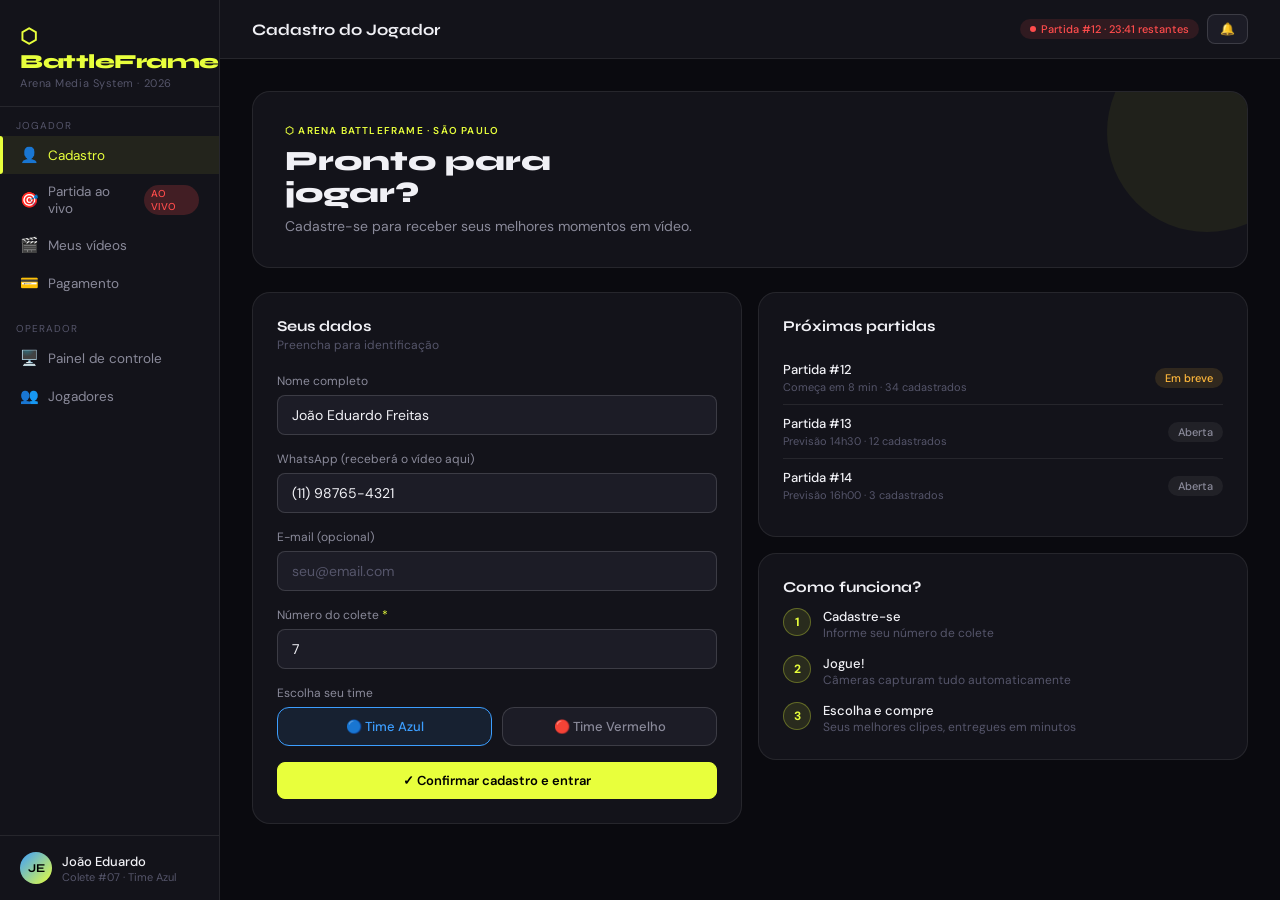
<file: index.html>
<!DOCTYPE html>
<html lang="pt-BR">
<head>
  <meta charset="UTF-8">
  <meta name="viewport" content="width=device-width, initial-scale=1.0">
  <title>BattleFrame — Sistema de Vídeos</title>
  <link href="https://fonts.googleapis.com/css2?family=Syne:wght@400;500;600;700;800&family=DM+Sans:wght@300;400;500&display=swap" rel="stylesheet">
  <link rel="stylesheet" href="assets/css/styles.css">
</head>
<body>

<div class="app-shell">

  <!-- ─── LAYOUT COMPONENTS (Sidebar, Topbar, Modals, Toast) ─── -->
  <div id="layout-container"></div>

  <!-- ─── MAIN ─── -->
  <div class="main">

    <!-- ─── TOPBAR ─── -->
    <div class="topbar">
      <div style="display:flex;align-items:center;gap:12px">
        <button class="btn btn-sm" onclick="document.getElementById('sidebar').classList.toggle('open')" style="display:none" id="menu-btn">☰</button>
        <div class="topbar-title" id="page-title">Cadastro do Jogador</div>
      </div>
      <div class="topbar-actions">
        <span class="badge badge-red" style="gap:5px">
          <span style="width:6px;height:6px;border-radius:50%;background:var(--red-team);animation:pulse 1.5s infinite;display:inline-block"></span>
          Partida #12 · 23:41 restantes
        </span>
        <button class="btn btn-sm" onclick="showToast('🔔', 'Notificações ativadas no WhatsApp!')">🔔</button>
      </div>
    </div>

    <!-- ─── CONTENT ─── -->
    <div class="content" id="content-container">
      
<!-- ══════════════════════════════════
     TELA 1: CADASTRO DO JOGADOR
══════════════════════════════════ -->
<div class="screen active" id="s-cadastro">
  <div class="hero-banner">
    <div class="hero-tag">⬡ Arena BattleFrame · São Paulo</div>
    <div class="hero-title">Pronto para<br>jogar?</div>
    <div class="hero-sub">Cadastre-se para receber seus melhores momentos em vídeo.</div>
  </div>

  <div class="grid2">
    <div>
      <div class="card">
        <div class="card-header">
          <div>
            <div class="card-title">Seus dados</div>
            <div class="card-sub">Preencha para identificação</div>
          </div>
        </div>

        <div class="input-group">
          <label class="input-label">Nome completo</label>
          <input class="input-field" id="reg-nome" type="text" placeholder="Ex: João Eduardo Freitas" value="João Eduardo Freitas">
        </div>

        <div class="input-group">
          <label class="input-label">WhatsApp (receberá o vídeo aqui)</label>
          <input class="input-field" id="reg-phone" type="text" placeholder="(11) 99999-9999" value="(11) 98765-4321">
        </div>

        <div class="input-group">
          <label class="input-label">E-mail (opcional)</label>
          <input class="input-field" type="email" placeholder="seu@email.com">
        </div>

        <div class="input-group">
          <label class="input-label">Número do colete <span style="color:var(--accent)">*</span></label>
          <input class="input-field" id="reg-colete" type="number" min="1" max="40" placeholder="Ex: 07" value="7">
        </div>

        <div class="input-group">
          <label class="input-label">Escolha seu time</label>
          <div class="team-select">
            <button class="team-btn selected-blue" id="btn-blue" onclick="selectTeam('blue')">🔵 Time Azul</button>
            <button class="team-btn" id="btn-red" onclick="selectTeam('red')">🔴 Time Vermelho</button>
          </div>
        </div>

        <button class="btn btn-accent btn-full" onclick="confirmarCadastro()">
          ✓ Confirmar cadastro e entrar
        </button>
      </div>
    </div>

    <div>
      <div class="card">
        <div class="card-title" style="margin-bottom:1rem">Próximas partidas</div>
        <div class="player-row">
          <div style="flex:1">
            <div style="font-size:13px;font-weight:500">Partida #12</div>
            <div style="font-size:11px;color:var(--text3);margin-top:2px">Começa em 8 min · 34 cadastrados</div>
          </div>
          <span class="badge badge-amber">Em breve</span>
        </div>
        <div class="player-row">
          <div style="flex:1">
            <div style="font-size:13px;font-weight:500">Partida #13</div>
            <div style="font-size:11px;color:var(--text3);margin-top:2px">Previsão 14h30 · 12 cadastrados</div>
          </div>
          <span class="badge badge-gray">Aberta</span>
        </div>
        <div class="player-row" style="border:none">
          <div style="flex:1">
            <div style="font-size:13px;font-weight:500">Partida #14</div>
            <div style="font-size:11px;color:var(--text3);margin-top:2px">Previsão 16h00 · 3 cadastrados</div>
          </div>
          <span class="badge badge-gray">Aberta</span>
        </div>
      </div>

      <div class="card" style="margin-top:1rem">
        <div class="card-title" style="margin-bottom:.75rem">Como funciona?</div>
        <div style="display:flex;flex-direction:column;gap:.875rem">
          <div style="display:flex;gap:12px;align-items:flex-start">
            <div style="width:28px;height:28px;border-radius:50%;background:rgba(232,255,60,0.1);border:1px solid rgba(232,255,60,0.3);display:flex;align-items:center;justify-content:center;font-size:12px;font-weight:700;color:var(--accent);flex-shrink:0">1</div>
            <div><div style="font-size:13px;font-weight:500">Cadastre-se</div><div style="font-size:12px;color:var(--text3)">Informe seu número de colete</div></div>
          </div>
          <div style="display:flex;gap:12px;align-items:flex-start">
            <div style="width:28px;height:28px;border-radius:50%;background:rgba(232,255,60,0.1);border:1px solid rgba(232,255,60,0.3);display:flex;align-items:center;justify-content:center;font-size:12px;font-weight:700;color:var(--accent);flex-shrink:0">2</div>
            <div><div style="font-size:13px;font-weight:500">Jogue!</div><div style="font-size:12px;color:var(--text3)">Câmeras capturam tudo automaticamente</div></div>
          </div>
          <div style="display:flex;gap:12px;align-items:flex-start">
            <div style="width:28px;height:28px;border-radius:50%;background:rgba(232,255,60,0.1);border:1px solid rgba(232,255,60,0.3);display:flex;align-items:center;justify-content:center;font-size:12px;font-weight:700;color:var(--accent);flex-shrink:0">3</div>
            <div><div style="font-size:13px;font-weight:500">Escolha e compre</div><div style="font-size:12px;color:var(--text3)">Seus melhores clipes, entregues em minutos</div></div>
          </div>
        </div>
      </div>
    </div>
  </div>
</div>

<!-- ══════════════════════════════════
     TELA 2: PARTIDA AO VIVO
══════════════════════════════════ -->
<div class="screen" id="s-partida">
  <div class="card" style="margin-bottom:1rem">
    <div style="display:flex;align-items:center;justify-content:space-between;flex-wrap:wrap;gap:1rem">
      <div>
        <div class="hero-tag">Partida #12 · Arena BattleFrame</div>
        <div class="hero-title" style="font-size:22px">Olá, <span id="display-nome">João</span> 👋</div>
        <div style="font-size:13px;color:var(--text2);margin-top:4px">Colete <span style="color:var(--accent);font-weight:600">#<span id="display-colete">07</span></span> · <span id="display-time" style="color:var(--blue-team);font-weight:500">Time Azul</span></div>
      </div>
      <span class="badge badge-red" style="gap:6px;font-size:12px">
        <span style="width:7px;height:7px;border-radius:50%;background:var(--red-team);animation:pulse 1.5s infinite;display:inline-block"></span>
        GRAVANDO
      </span>
    </div>
  </div>

  <div class="grid4" style="margin-bottom:1rem">
    <div class="metric-card">
      <div class="metric-val" style="font-size:22px" id="timer-display">23:41</div>
      <div class="metric-lbl">Tempo restante</div>
    </div>
    <div class="metric-card">
      <div class="metric-val" style="color:var(--accent)">12</div>
      <div class="metric-lbl">Aparições</div>
    </div>
    <div class="metric-card">
      <div class="metric-val">4/5</div>
      <div class="metric-lbl">Câmeras ativas</div>
    </div>
    <div class="metric-card">
      <div class="metric-val" style="color:var(--green)">72%</div>
      <div class="metric-lbl">Processado</div>
    </div>
  </div>

  <div class="card" style="margin-bottom:1rem">
    <div class="card-title" style="margin-bottom:1.25rem">⚔️ Placar ao vivo</div>
    <div class="score-board">
      <div class="score-team">
        <div class="score-team-name" style="color:var(--blue-team)">Time Azul</div>
        <div class="score-num" style="color:var(--blue-team)">14</div>
        <div class="score-sub">eliminações</div>
      </div>
      <div class="score-vs">×</div>
      <div class="score-team">
        <div class="score-team-name" style="color:var(--red-team)">Time Vermelho</div>
        <div class="score-num" style="color:var(--red-team)">9</div>
        <div class="score-sub">eliminações</div>
      </div>
    </div>
  </div>

  <div class="card">
    <div class="card-title" style="margin-bottom:1.25rem">Pipeline de processamento</div>
    <div style="display:flex;flex-direction:column;gap:1rem">
      <div>
        <div style="display:flex;justify-content:space-between;font-size:13px;margin-bottom:5px">
          <span>📥 Captura e upload (4K → H.265)</span>
          <span class="badge badge-green" style="font-size:10px">✓ Concluído</span>
        </div>
        <div class="progress-bar"><div class="progress-fill done" style="width:100%"></div></div>
      </div>
      <div>
        <div style="display:flex;justify-content:space-between;font-size:13px;margin-bottom:5px">
          <span>🤖 Identificação por IA (colete #07)</span>
          <span class="badge badge-blue" style="font-size:10px">72%</span>
        </div>
        <div class="progress-bar"><div class="progress-fill" style="width:72%"></div></div>
      </div>
      <div>
        <div style="display:flex;justify-content:space-between;font-size:13px;margin-bottom:5px">
          <span>🎬 Detecção de highlights</span>
          <span class="badge badge-gray" style="font-size:10px">Aguardando</span>
        </div>
        <div class="progress-bar"><div class="progress-fill pending" style="width:0%"></div></div>
      </div>
      <div>
        <div style="display:flex;justify-content:space-between;font-size:13px;margin-bottom:5px">
          <span>📲 Edição automática e entrega</span>
          <span class="badge badge-gray" style="font-size:10px">Aguardando</span>
        </div>
        <div class="progress-bar"><div class="progress-fill pending" style="width:0%"></div></div>
      </div>
    </div>

    <div class="alert-bar" style="margin-top:1.25rem;margin-bottom:0;background:rgba(232,255,60,0.05);border-color:rgba(232,255,60,0.2);color:var(--accent)">
      <span>✨</span>
      <span>Você receberá uma notificação no WhatsApp quando seus vídeos ficarem prontos — em até 5 minutos após o fim da partida.</span>
    </div>
  </div>
</div>

<!-- ══════════════════════════════════
     TELA 3: MEUS VÍDEOS
══════════════════════════════════ -->
<div class="screen" id="s-videos">
  <div class="card" style="margin-bottom:1rem">
    <div style="display:flex;align-items:center;justify-content:space-between;flex-wrap:wrap;gap:.75rem">
      <div>
        <div class="card-title">🎬 Seus clipes · Partida #12</div>
        <div class="card-sub">Selecione os vídeos que deseja comprar</div>
      </div>
      <div style="display:flex;align-items:center;gap:10px">
        <span id="cart-badge" class="badge badge-accent" style="display:none">0 selecionados</span>
        <button class="btn btn-accent btn-sm" onclick="goTo('s-pagamento', document.querySelectorAll('.nav-item')[3])">
          Ver carrinho →
        </button>
      </div>
    </div>
  </div>

  <div class="card">
    <div class="tab-row" id="videos-tabs">
      <button class="tab active-tab" onclick="setVideoTab(0, this)">Meus clipes (6)</button>
      <button class="tab" onclick="setVideoTab(1, this)">Time Azul (3)</button>
      <button class="tab" onclick="setVideoTab(2, this)">Partida completa (1)</button>
    </div>

    <div id="vtab-0">
      <div class="video-grid" id="video-grid">
        <!-- gerado via JS -->
      </div>
    </div>
    <div id="vtab-1" style="display:none">
      <div class="video-grid">
        <div class="video-card" onclick="toggleVideo(this, 'time-1', 9.9)">
          <div class="video-thumb">
            <div class="video-play">▶</div>
            <div class="video-tag">1:02 · Multi-câm</div>
            <div class="video-sel-check">✓</div>
          </div>
          <div class="video-info">
            <div class="video-title">Highlight do Time Azul</div>
            <div class="video-price">R$ 9,90</div>
          </div>
        </div>
        <div class="video-card" onclick="toggleVideo(this, 'time-2', 4.9)">
          <div class="video-thumb">
            <div class="video-play">▶</div>
            <div class="video-tag">0:38 · Câmera 1</div>
            <div class="video-sel-check">✓</div>
          </div>
          <div class="video-info">
            <div class="video-title">Tomada de bandeira</div>
            <div class="video-price">R$ 4,90</div>
          </div>
        </div>
        <div class="video-card" onclick="toggleVideo(this, 'time-3', 4.9)">
          <div class="video-thumb">
            <div class="video-play">▶</div>
            <div class="video-tag">0:22 · Câmera 2</div>
            <div class="video-sel-check">✓</div>
          </div>
          <div class="video-info">
            <div class="video-title">Grito de vitória</div>
            <div class="video-price">R$ 4,90</div>
          </div>
        </div>
      </div>
    </div>

    <div id="vtab-2" style="display:none">
      <div class="video-grid">
        <div class="video-card" style="grid-column:1/-1" onclick="toggleVideo(this, 'full-1', 29.9)">
          <div class="video-thumb" style="height:160px">
            <div class="video-play">▶</div>
            <div class="video-tag">38:14 · Partida completa · 4K</div>
            <div class="video-sel-check">✓</div>
          </div>
          <div class="video-info" style="display:flex;justify-content:space-between;align-items:center">
            <div>
              <div class="video-title">Partida completa #12 — Todas as câmeras</div>
              <div style="font-size:11px;color:var(--text3);margin-top:2px">MP4 4K · Acesso vitalício</div>
            </div>
            <div class="video-price">R$ 29,90</div>
          </div>
        </div>
      </div>
    </div>
  </div>
</div>

<!-- ══════════════════════════════════
     TELA 4: PAGAMENTO
══════════════════════════════════ -->
<div class="screen" id="s-pagamento">
  <div class="grid2">
    <div>
      <div class="card">
        <div class="card-title" style="margin-bottom:1.25rem">🧾 Resumo do pedido</div>
        <div id="cart-list">
          <div style="font-size:13px;color:var(--text3);text-align:center;padding:1rem 0">Nenhum vídeo selecionado ainda.</div>
        </div>
        <hr class="divider">
        <div class="checkout-row total">
          <span>Total</span>
          <span id="cart-total" style="color:var(--accent)">R$ 0,00</span>
        </div>
        <div class="alert-success" style="margin-top:1rem">
          <span>⚡</span>
          <span>Entrega em até 5 min no WhatsApp após pagamento.</span>
        </div>
      </div>

      <div class="card" style="margin-top:1rem">
        <div class="card-title" style="margin-bottom:1rem">💳 Forma de pagamento</div>
        <div class="pay-option selected" id="pay-pix" onclick="selectPay('pix')">
          <input type="radio" name="pay" checked>
          <div style="flex:1">
            <div style="font-size:13px;font-weight:600">Pix</div>
            <div style="font-size:11px;color:var(--text3)">Confirmação instantânea</div>
          </div>
          <span class="badge badge-green">Instantâneo</span>
        </div>
        <div class="pay-option" id="pay-card" onclick="selectPay('card')">
          <input type="radio" name="pay">
          <div style="flex:1">
            <div style="font-size:13px;font-weight:600">Cartão de crédito</div>
            <div style="font-size:11px;color:var(--text3)">Visa, Master, Elo</div>
          </div>
        </div>
      </div>
    </div>

    <div>
      <div class="card" id="pix-panel">
        <div class="card-title" style="margin-bottom:1rem;text-align:center">Pague com Pix</div>
        <div class="qr-box"><div class="qr-pattern"></div></div>
        <div style="text-align:center;font-size:12px;color:var(--text2);margin-bottom:.75rem">Aponte a câmera do celular para o QR Code</div>
        <button class="btn btn-full" onclick="showToast('📋', 'Código Pix copiado!')">📋 Copiar código Pix</button>
        <hr class="divider">
        <button class="btn btn-accent btn-full" onclick="pagarAgora()">✓ Confirmar pagamento</button>
        <div style="text-align:center;font-size:11px;color:var(--text3);margin-top:.75rem">🔒 Pagamento seguro · Powered by Stripe</div>
      </div>

      <div class="card" id="card-panel" style="display:none">
        <div class="card-title" style="margin-bottom:1rem">Dados do cartão</div>
        <div class="input-group">
          <label class="input-label">Número do cartão</label>
          <input class="input-field" type="text" placeholder="0000 0000 0000 0000" maxlength="19" oninput="formatCard(this)">
        </div>
        <div class="grid2">
          <div class="input-group">
            <label class="input-label">Validade</label>
            <input class="input-field" type="text" placeholder="MM/AA" maxlength="5">
          </div>
          <div class="input-group">
            <label class="input-label">CVV</label>
            <input class="input-field" type="text" placeholder="123" maxlength="4">
          </div>
        </div>
        <div class="input-group">
          <label class="input-label">Nome no cartão</label>
          <input class="input-field" type="text" placeholder="NOME SOBRENOME">
        </div>
        <button class="btn btn-accent btn-full" onclick="pagarAgora()">✓ Pagar agora</button>
      </div>
    </div>
  </div>
</div>

<!-- ══════════════════════════════════
     TELA 5: PAINEL DO OPERADOR
══════════════════════════════════ -->
<div class="screen" id="s-operador">
  <div class="alert-bar" id="alert-cam3">
    <span>⚠️</span>
    <div style="flex:1">Câmera 3 com sinal instável. Verifique a conexão no campo.</div>
    <button class="btn btn-sm btn-danger" onclick="resolverAlerta()">Resolver</button>
  </div>

  <div class="card" style="margin-bottom:1rem">
    <div class="card-header">
      <div>
        <div class="card-title">🎯 Partida #12 · Em andamento</div>
        <div class="card-sub">Iniciada às 13:02 · Arena Leste</div>
      </div>
      <div style="display:flex;gap:8px;flex-wrap:wrap">
        <button class="btn btn-sm" onclick="showModal('modal-modo')">⚙️ Modo manual</button>
        <button class="btn btn-sm" onclick="showModal('modal-pause')">⏸ Pausar</button>
        <button class="btn btn-sm btn-danger" onclick="showModal('modal-stop')">⏹ Encerrar partida</button>
      </div>
    </div>
    <div class="grid4">
      <div class="metric-card">
        <div class="metric-val">34</div>
        <div class="metric-lbl">Jogadores</div>
      </div>
      <div class="metric-card">
        <div class="metric-val" style="color:var(--amber)">4/5</div>
        <div class="metric-lbl">Câmeras OK</div>
      </div>
      <div class="metric-card">
        <div class="metric-val" id="op-timer">23:41</div>
        <div class="metric-lbl">Restante</div>
      </div>
      <div class="metric-card">
        <div class="metric-val" style="color:var(--green)">72%</div>
        <div class="metric-lbl">Processado</div>
      </div>
    </div>
  </div>

  <div class="card" style="margin-bottom:1rem">
    <div class="card-title" style="margin-bottom:1rem">📷 Câmeras</div>
    <div class="grid3">
      <div class="cam-card">
        <div class="cam-preview">
          <div class="cam-live-dot">AO VIVO</div>
          📹
        </div>
        <div class="cam-info">
          <div class="cam-name">Câmera 1 · Entrada</div>
          <span class="badge badge-green" style="font-size:10px">● Online</span>
        </div>
      </div>
      <div class="cam-card">
        <div class="cam-preview">
          <div class="cam-live-dot">AO VIVO</div>
          📹
        </div>
        <div class="cam-info">
          <div class="cam-name">Câmera 2 · Centro</div>
          <span class="badge badge-green" style="font-size:10px">● Online</span>
        </div>
      </div>
      <div class="cam-card" style="border-color:rgba(255,184,60,0.3)">
        <div class="cam-preview error">
          ⚠️
        </div>
        <div class="cam-info">
          <div class="cam-name">Câmera 3 · Flanco</div>
          <span class="badge badge-amber" style="font-size:10px">⚡ Instável</span>
        </div>
      </div>
      <div class="cam-card">
        <div class="cam-preview">
          <div class="cam-live-dot">AO VIVO</div>
          📹
        </div>
        <div class="cam-info">
          <div class="cam-name">Câmera 4 · Base A</div>
          <span class="badge badge-green" style="font-size:10px">● Online</span>
        </div>
      </div>
      <div class="cam-card">
        <div class="cam-preview">
          <div class="cam-live-dot">AO VIVO</div>
          📹
        </div>
        <div class="cam-info">
          <div class="cam-name">Câmera 5 · Base B</div>
          <span class="badge badge-green" style="font-size:10px">● Online</span>
        </div>
      </div>
      <div class="cam-card" style="border-style:dashed;cursor:pointer" onclick="showToast('📷', 'Adicione uma nova câmera na aba Configurações.')">
        <div class="cam-preview" style="background:transparent;flex-direction:column;gap:4px;font-size:13px;color:var(--text3)">
          <span style="font-size:24px">+</span>
          Adicionar câmera
        </div>
      </div>
    </div>
  </div>

  <div class="card">
    <div class="card-title" style="margin-bottom:1.25rem">🤖 Pipeline de processamento</div>
    <div style="display:flex;flex-direction:column;gap:1rem">
      <div>
        <div style="display:flex;justify-content:space-between;font-size:13px;margin-bottom:5px">
          <span>Captura e conversão (4K → H.265)</span>
          <span class="badge badge-green">✓ Concluído · 312 GB</span>
        </div>
        <div class="progress-bar"><div class="progress-fill done" style="width:100%"></div></div>
      </div>
      <div>
        <div style="display:flex;justify-content:space-between;font-size:13px;margin-bottom:5px">
          <span>Identificação de jogadores (IA · YOLOv8)</span>
          <span class="badge badge-blue">72% · 24/34 jogadores</span>
        </div>
        <div class="progress-bar"><div class="progress-fill" style="width:72%"></div></div>
      </div>
      <div>
        <div style="display:flex;justify-content:space-between;font-size:13px;margin-bottom:5px">
          <span>Detecção de highlights</span>
          <span class="badge badge-gray">Aguardando</span>
        </div>
        <div class="progress-bar"><div class="progress-fill pending" style="width:0%"></div></div>
      </div>
      <div>
        <div style="display:flex;justify-content:space-between;font-size:13px;margin-bottom:5px">
          <span>Edição automática e entrega via WhatsApp</span>
          <span class="badge badge-gray">Aguardando</span>
        </div>
        <div class="progress-bar"><div class="progress-fill pending" style="width:0%"></div></div>
      </div>
    </div>
    <div style="display:flex;gap:8px;margin-top:1.25rem;flex-wrap:wrap">
      <button class="btn" onclick="showModal('modal-modo')">🔧 Modo manual</button>
      <button class="btn btn-danger" onclick="showModal('modal-emergencia')">🚨 Emergência</button>
    </div>
  </div>
</div>

<!-- ══════════════════════════════════
     TELA 6: JOGADORES (OPERADOR)
══════════════════════════════════ -->
<div class="screen" id="s-jogadores">
  <div class="card" style="margin-bottom:1rem">
    <div class="card-header">
      <div>
        <div class="card-title">👥 Jogadores cadastrados · Partida #12</div>
        <div class="card-sub">34 jogadores · 17 azul · 17 vermelho</div>
      </div>
      <button class="btn btn-accent btn-sm" onclick="showModal('modal-add-player')">+ Adicionar</button>
    </div>
    <div style="display:flex;gap:8px;flex-wrap:wrap;margin-bottom:1rem" id="filter-btns">
      <button class="btn btn-sm" onclick="filterPlayers('all', this)" style="background:var(--surface3);border-color:rgba(255,255,255,0.2);color:var(--text)">Todos (34)</button>
      <button class="btn btn-sm" onclick="filterPlayers('blue', this)">Time Azul (17)</button>
      <button class="btn btn-sm" onclick="filterPlayers('red', this)">Time Vermelho (17)</button>
      <button class="btn btn-sm" onclick="filterPlayers('error', this)">Com erro</button>
    </div>
    <div id="players-list"></div>
  </div>
</div>

    </div>

  </div><!-- /main -->
</div><!-- /app-shell -->

<!-- ─── TOAST ─── -->
<div class="toast" id="toast">
  <span class="toast-icon" id="toast-icon">✓</span>
  <span id="toast-msg">Mensagem</span>
</div>

<!-- ─── MODALS ─── -->
<div class="modal-overlay" id="modal-emergencia" onclick="closeModal('modal-emergencia')">
  <div class="modal" onclick="event.stopPropagation()">
    <div class="modal-title">🚨 Emergência</div>
    <div class="modal-sub">Use este modo para resolver travamentos de identificação ou processamento de vídeo manualmente.</div>
    <div style="display:flex;flex-direction:column;gap:8px;margin-bottom:1.25rem">
      <button class="btn btn-full" onclick="showToast('🔄','Identificação reiniciada!');closeModal('modal-emergencia')">🔄 Reiniciar identificação do jogador</button>
      <button class="btn btn-full" onclick="showToast('⏭','Processamento pulado!');closeModal('modal-emergencia')">⏭ Pular para próxima etapa</button>
      <button class="btn btn-full btn-danger" onclick="showToast('🛑','Sistema reiniciado!');closeModal('modal-emergencia')">🛑 Reiniciar sistema completo</button>
    </div>
    <button class="btn btn-full" onclick="closeModal('modal-emergencia')">Cancelar</button>
  </div>
</div>

<div class="modal-overlay" id="modal-stop" onclick="closeModal('modal-stop')">
  <div class="modal" onclick="event.stopPropagation()">
    <div class="modal-title">⏹ Encerrar partida?</div>
    <div class="modal-sub">Esta ação vai encerrar a gravação e iniciar o processamento dos vídeos. Não pode ser desfeita.</div>
    <div style="display:flex;gap:8px">
      <button class="btn btn-full" onclick="closeModal('modal-stop')">Cancelar</button>
      <button class="btn btn-full btn-danger" onclick="encerrarPartida()">Confirmar encerramento</button>
    </div>
  </div>
</div>

<div class="modal-overlay" id="modal-pause" onclick="closeModal('modal-pause')">
  <div class="modal" onclick="event.stopPropagation()">
    <div class="modal-title">⏸ Pausar partida?</div>
    <div class="modal-sub">A gravação será pausada temporariamente. O cronômetro para.</div>
    <div style="display:flex;gap:8px">
      <button class="btn btn-full" onclick="closeModal('modal-pause')">Cancelar</button>
      <button class="btn btn-full btn-accent" onclick="showToast('⏸','Partida pausada!');closeModal('modal-pause')">Confirmar pausa</button>
    </div>
  </div>
</div>

<div class="modal-overlay" id="modal-modo" onclick="closeModal('modal-modo')">
  <div class="modal" onclick="event.stopPropagation()">
    <div class="modal-title">⚙️ Modo manual</div>
    <div class="modal-sub">Controle individual de cada etapa do pipeline.</div>
    <div style="display:flex;flex-direction:column;gap:8px;margin-bottom:1.25rem">
      <button class="btn btn-full" onclick="showToast('📥','Captura forçada iniciada!');closeModal('modal-modo')">📥 Forçar captura agora</button>
      <button class="btn btn-full" onclick="showToast('🤖','IA reiniciada!');closeModal('modal-modo')">🤖 Reiniciar identificação (IA)</button>
      <button class="btn btn-full" onclick="showToast('🎬','Edição iniciada manualmente!');closeModal('modal-modo')">🎬 Iniciar edição manualmente</button>
      <button class="btn btn-full" onclick="showToast('📲','Entrega manual iniciada!');closeModal('modal-modo')">📲 Enviar vídeos manualmente</button>
    </div>
    <button class="btn btn-full" onclick="closeModal('modal-modo')">Fechar</button>
  </div>
</div>

<div class="modal-overlay" id="modal-add-player" onclick="closeModal('modal-add-player')">
  <div class="modal" onclick="event.stopPropagation()">
    <div class="modal-title">+ Adicionar jogador</div>
    <div class="modal-sub">Cadastre um novo participante manualmente.</div>
    <div class="input-group">
      <label class="input-label">Nome</label>
      <input class="input-field" id="new-player-name" type="text" placeholder="Nome do jogador">
    </div>
    <div class="input-group">
      <label class="input-label">Número do colete</label>
      <input class="input-field" id="new-player-num" type="number" placeholder="01–40">
    </div>
    <div class="input-group">
      <label class="input-label">Time</label>
      <select class="input-field" id="new-player-team">
        <option value="blue">Time Azul</option>
        <option value="red">Time Vermelho</option>
      </select>
    </div>
    <div style="display:flex;gap:8px;margin-top:.5rem">
      <button class="btn btn-full" onclick="closeModal('modal-add-player')">Cancelar</button>
      <button class="btn btn-full btn-accent" onclick="addPlayer()">Adicionar</button>
    </div>
  </div>
</div>

<div class="modal-overlay" id="modal-pagamento-ok" onclick="closeModal('modal-pagamento-ok')">
  <div class="modal" onclick="event.stopPropagation()" style="text-align:center">
    <div style="font-size:48px;margin-bottom:1rem">🎉</div>
    <div class="modal-title" style="text-align:center">Pagamento confirmado!</div>
    <div class="modal-sub" style="text-align:center;margin-bottom:1.25rem">Seus vídeos estão sendo processados e serão entregues no seu WhatsApp em até 5 minutos.</div>
    <button class="btn btn-accent btn-full" onclick="closeModal('modal-pagamento-ok')">✓ Fechar</button>
  </div>
</div>

<!-- ─── SIDEBAR ─── -->
<aside class="sidebar" id="sidebar">
  <div class="sidebar-logo">
    <div class="logo-mark">⬡ BattleFrame</div>
    <div class="logo-sub">Arena Media System · 2026</div>
  </div>

  <div class="sidebar-section">Jogador</div>
  <button class="nav-item active" onclick="goTo('s-cadastro', this)">
    <span class="nav-icon">👤</span> Cadastro
  </button>
  <button class="nav-item" onclick="goTo('s-partida', this)">
    <span class="nav-icon">🎯</span> Partida ao vivo
    <span class="nav-badge badge-live">AO VIVO</span>
  </button>
  <button class="nav-item" onclick="goTo('s-videos', this)">
    <span class="nav-icon">🎬</span> Meus vídeos
    <span class="nav-badge badge-accent" id="sel-count" style="display:none">0</span>
  </button>
  <button class="nav-item" onclick="goTo('s-pagamento', this)">
    <span class="nav-icon">💳</span> Pagamento
  </button>

  <div class="sidebar-section" style="margin-top:.5rem">Operador</div>
  <button class="nav-item" onclick="goTo('s-operador', this)">
    <span class="nav-icon">🖥️</span> Painel de controle
  </button>
  <button class="nav-item" onclick="goTo('s-jogadores', this)">
    <span class="nav-icon">👥</span> Jogadores
  </button>

  <div class="sidebar-footer">
    <div class="user-pill">
      <div class="user-avatar">JE</div>
      <div>
        <div class="user-name">João Eduardo</div>
        <div class="user-role">Colete #07 · Time Azul</div>
      </div>
    </div>
  </div>
</aside>

<script src="assets/js/app.js"></script>
</body>
</html>
</file>
<file: assets/css/styles.css>
:root {
  --bg: #0a0a0f;
  --surface: #13131a;
  --surface2: #1c1c26;
  --surface3: #242432;
  --border: rgba(255,255,255,0.08);
  --border2: rgba(255,255,255,0.14);
  --accent: #e8ff3c;
  --accent2: #ff4c4c;
  --accent3: #3c9eff;
  --text: #f0f0f5;
  --text2: #8a8a9a;
  --text3: #55556a;
  --blue-team: #3c9eff;
  --red-team: #ff4c4c;
  --green: #3cff8f;
  --amber: #ffb83c;
  --font-display: 'Syne', sans-serif;
  --font-body: 'DM Sans', sans-serif;
  --radius: 12px;
  --radius-sm: 8px;
  --radius-lg: 18px;
}

* { box-sizing: border-box; margin: 0; padding: 0; }

body {
  font-family: var(--font-body);
  background: var(--bg);
  color: var(--text);
  min-height: 100vh;
  overflow-x: hidden;
}

/* ─── LAYOUT ─── */
.app-shell {
  display: flex;
  min-height: 100vh;
}

/* ─── SIDEBAR ─── */
.sidebar {
  width: 220px;
  background: var(--surface);
  border-right: 1px solid var(--border);
  display: flex;
  flex-direction: column;
  padding: 0;
  position: fixed;
  top: 0; left: 0; bottom: 0;
  z-index: 100;
  transition: transform .3s;
}

.sidebar-logo {
  padding: 1.5rem 1.25rem 1rem;
  border-bottom: 1px solid var(--border);
}

.logo-mark {
  font-family: var(--font-display);
  font-size: 20px;
  font-weight: 800;
  color: var(--accent);
  letter-spacing: -.5px;
}

.logo-sub {
  font-size: 11px;
  color: var(--text3);
  margin-top: 2px;
  letter-spacing: .05em;
}

.sidebar-section {
  padding: .75rem 1rem .25rem;
  font-size: 10px;
  color: var(--text3);
  letter-spacing: .1em;
  text-transform: uppercase;
}

.nav-item {
  display: flex;
  align-items: center;
  gap: 10px;
  padding: 9px 1.25rem;
  font-size: 13.5px;
  color: var(--text2);
  cursor: pointer;
  border-radius: 0;
  transition: all .15s;
  border: none;
  background: none;
  width: 100%;
  text-align: left;
  font-family: var(--font-body);
  position: relative;
}

.nav-item:hover { color: var(--text); background: var(--surface2); }

.nav-item.active {
  color: var(--accent);
  background: rgba(232,255,60,0.07);
}

.nav-item.active::before {
  content: '';
  position: absolute;
  left: 0; top: 0; bottom: 0;
  width: 3px;
  background: var(--accent);
  border-radius: 0 3px 3px 0;
}

.nav-icon {
  width: 18px;
  text-align: center;
  font-size: 15px;
  flex-shrink: 0;
}

.nav-badge {
  margin-left: auto;
  font-size: 10px;
  padding: 2px 7px;
  border-radius: 999px;
  font-weight: 500;
}

.badge-live {
  background: rgba(255,76,76,0.2);
  color: var(--red-team);
  animation: pulse 2s infinite;
}

@keyframes pulse {
  0%, 100% { opacity: 1; }
  50% { opacity: .5; }
}

.sidebar-footer {
  margin-top: auto;
  padding: 1rem 1.25rem;
  border-top: 1px solid var(--border);
}

.user-pill {
  display: flex;
  align-items: center;
  gap: 10px;
  font-size: 13px;
}

.user-avatar {
  width: 32px;
  height: 32px;
  border-radius: 50%;
  background: linear-gradient(135deg, #3c9eff, #e8ff3c);
  display: flex;
  align-items: center;
  justify-content: center;
  font-size: 12px;
  font-weight: 700;
  color: #000;
  flex-shrink: 0;
  font-family: var(--font-display);
}

.user-name { font-weight: 500; font-size: 13px; }
.user-role { font-size: 11px; color: var(--text3); }

/* ─── MAIN CONTENT ─── */
.main {
  margin-left: 220px;
  flex: 1;
  display: flex;
  flex-direction: column;
}

.topbar {
  background: var(--surface);
  border-bottom: 1px solid var(--border);
  padding: .875rem 2rem;
  display: flex;
  align-items: center;
  justify-content: space-between;
  position: sticky;
  top: 0;
  z-index: 50;
}

.topbar-title {
  font-family: var(--font-display);
  font-size: 16px;
  font-weight: 700;
}

.topbar-actions { display: flex; gap: 8px; align-items: center; }

.content {
  padding: 2rem;
  flex: 1;
  animation: fadeIn .2s ease;
}

@keyframes fadeIn { from { opacity: 0; transform: translateY(6px); } to { opacity: 1; transform: none; } }

.screen { display: none; }
.screen.active { display: block; }

/* ─── COMPONENTS ─── */
.card {
  background: var(--surface);
  border: 1px solid var(--border);
  border-radius: var(--radius-lg);
  padding: 1.5rem;
}

.card + .card { margin-top: 1rem; }

.card-header {
  display: flex;
  align-items: center;
  justify-content: space-between;
  margin-bottom: 1.25rem;
}

.card-title {
  font-family: var(--font-display);
  font-size: 15px;
  font-weight: 700;
  color: var(--text);
}

.card-sub {
  font-size: 12px;
  color: var(--text3);
  margin-top: 2px;
}

.section-label {
  font-size: 10px;
  color: var(--text3);
  letter-spacing: .1em;
  text-transform: uppercase;
  margin-bottom: .5rem;
}

.badge {
  display: inline-flex;
  align-items: center;
  gap: 4px;
  font-size: 11px;
  font-weight: 500;
  padding: 3px 10px;
  border-radius: 999px;
}

.badge-green { background: rgba(60,255,143,0.12); color: var(--green); }
.badge-amber { background: rgba(255,184,60,0.12); color: var(--amber); }
.badge-red { background: rgba(255,76,76,0.12); color: var(--red-team); }
.badge-blue { background: rgba(60,158,255,0.12); color: var(--blue-team); }
.badge-gray { background: rgba(255,255,255,0.06); color: var(--text2); }
.badge-accent { background: rgba(232,255,60,0.12); color: var(--accent); }

.btn {
  display: inline-flex;
  align-items: center;
  gap: 7px;
  padding: 9px 18px;
  border-radius: var(--radius-sm);
  border: 1px solid var(--border2);
  background: var(--surface2);
  color: var(--text);
  font-size: 13px;
  cursor: pointer;
  font-family: var(--font-body);
  font-weight: 500;
  transition: all .15s;
  white-space: nowrap;
}

.btn:hover { background: var(--surface3); border-color: rgba(255,255,255,0.2); }
.btn:active { transform: scale(.98); }

.btn-accent {
  background: var(--accent);
  color: #000;
  border-color: var(--accent);
  font-weight: 600;
}

.btn-accent:hover { background: #d4eb2e; border-color: #d4eb2e; }

.btn-danger {
  background: rgba(255,76,76,0.15);
  color: var(--red-team);
  border-color: rgba(255,76,76,0.3);
}

.btn-danger:hover { background: rgba(255,76,76,0.25); }

.btn-blue {
  background: rgba(60,158,255,0.15);
  color: var(--blue-team);
  border-color: rgba(60,158,255,0.3);
}

.btn-sm { padding: 6px 12px; font-size: 12px; }
.btn-full { width: 100%; justify-content: center; }

.input-group { margin-bottom: 1rem; }

.input-label {
  font-size: 12px;
  color: var(--text2);
  margin-bottom: 6px;
  display: block;
}

.input-field {
  width: 100%;
  background: var(--surface2);
  border: 1px solid var(--border2);
  border-radius: var(--radius-sm);
  padding: 10px 14px;
  font-size: 14px;
  color: var(--text);
  font-family: var(--font-body);
  transition: border-color .15s;
  outline: none;
}

.input-field:focus { border-color: var(--accent); }
.input-field::placeholder { color: var(--text3); }

select.input-field { cursor: pointer; }
select.input-field option { background: var(--surface2); }

.grid2 { display: grid; grid-template-columns: 1fr 1fr; gap: 1rem; }
.grid3 { display: grid; grid-template-columns: repeat(3, 1fr); gap: 1rem; }
.grid4 { display: grid; grid-template-columns: repeat(4, 1fr); gap: .75rem; }

.metric-card {
  background: var(--surface2);
  border: 1px solid var(--border);
  border-radius: var(--radius);
  padding: 1.25rem 1rem;
  text-align: center;
}

.metric-val {
  font-family: var(--font-display);
  font-size: 26px;
  font-weight: 700;
  line-height: 1.1;
}

.metric-lbl {
  font-size: 11px;
  color: var(--text3);
  margin-top: 4px;
  letter-spacing: .03em;
}

.divider {
  border: none;
  border-top: 1px solid var(--border);
  margin: 1rem 0;
}

.progress-bar {
  height: 5px;
  border-radius: 999px;
  background: var(--surface3);
  overflow: hidden;
  margin-top: 6px;
}

.progress-fill {
  height: 100%;
  border-radius: 999px;
  background: var(--accent3);
  transition: width 1s ease;
}

.progress-fill.done { background: var(--green); }
.progress-fill.pending { background: var(--surface3); }

.tab-row {
  display: flex;
  border-bottom: 1px solid var(--border);
  margin-bottom: 1.25rem;
  gap: 0;
}

.tab {
  padding: 9px 16px;
  font-size: 13px;
  cursor: pointer;
  border: none;
  background: none;
  color: var(--text2);
  font-family: var(--font-body);
  border-bottom: 2px solid transparent;
  transition: all .15s;
  font-weight: 500;
}

.tab:hover { color: var(--text); }
.tab.active-tab { color: var(--accent); border-bottom-color: var(--accent); }

/* ─── ALERT BAR ─── */
.alert-bar {
  background: rgba(255,184,60,0.08);
  border: 1px solid rgba(255,184,60,0.25);
  border-radius: var(--radius-sm);
  padding: .75rem 1rem;
  display: flex;
  align-items: center;
  gap: 10px;
  margin-bottom: 1rem;
  font-size: 13px;
  color: var(--amber);
}

.alert-error {
  background: rgba(255,76,76,0.08);
  border-color: rgba(255,76,76,0.25);
  color: var(--red-team);
}

.alert-success {
  background: rgba(60,255,143,0.08);
  border-color: rgba(60,255,143,0.25);
  color: var(--green);
}

/* ─── PLAYER ROW ─── */
.player-row {
  display: flex;
  align-items: center;
  gap: 12px;
  padding: 10px 0;
  border-bottom: 1px solid var(--border);
}

.player-row:last-child { border-bottom: none; }

.player-num {
  width: 36px;
  height: 36px;
  border-radius: var(--radius-sm);
  background: rgba(60,158,255,0.15);
  color: var(--blue-team);
  font-family: var(--font-display);
  font-size: 14px;
  font-weight: 700;
  display: flex;
  align-items: center;
  justify-content: center;
  flex-shrink: 0;
}

.player-num.red { background: rgba(255,76,76,0.15); color: var(--red-team); }

/* ─── CAMERA CARD ─── */
.cam-card {
  background: var(--surface2);
  border: 1px solid var(--border);
  border-radius: var(--radius);
  overflow: hidden;
}

.cam-preview {
  height: 90px;
  background: #070710;
  display: flex;
  align-items: center;
  justify-content: center;
  position: relative;
  font-size: 28px;
  color: var(--text3);
}

.cam-preview.error { background: #170707; }

.cam-live-dot {
  position: absolute;
  top: 8px; left: 8px;
  display: flex;
  align-items: center;
  gap: 4px;
  font-size: 10px;
  font-weight: 600;
  color: var(--red-team);
  letter-spacing: .05em;
}

.cam-live-dot::before {
  content: '';
  width: 6px; height: 6px;
  border-radius: 50%;
  background: var(--red-team);
  animation: pulse 1.5s infinite;
}

.cam-info {
  padding: .625rem .875rem;
  display: flex;
  align-items: center;
  justify-content: space-between;
}

.cam-name { font-size: 12px; font-weight: 500; }

/* ─── VIDEO THUMB ─── */
.video-grid { display: grid; grid-template-columns: 1fr 1fr; gap: .875rem; }

.video-card {
  cursor: pointer;
  border-radius: var(--radius);
  overflow: hidden;
  border: 2px solid transparent;
  transition: all .15s;
  background: var(--surface2);
}

.video-card:hover { border-color: var(--border2); }
.video-card.selected { border-color: var(--accent); }

.video-thumb {
  height: 100px;
  background: #060614;
  display: flex;
  align-items: center;
  justify-content: center;
  font-size: 28px;
  color: var(--text3);
  position: relative;
}

.video-play {
  width: 36px; height: 36px;
  border-radius: 50%;
  background: rgba(255,255,255,0.1);
  display: flex;
  align-items: center;
  justify-content: center;
  font-size: 16px;
  color: var(--text);
  backdrop-filter: blur(4px);
}

.video-tag {
  position: absolute;
  bottom: 7px; left: 7px;
  font-size: 10px;
  background: rgba(0,0,0,0.6);
  color: var(--text);
  padding: 2px 7px;
  border-radius: 4px;
  backdrop-filter: blur(4px);
}

.video-sel-check {
  position: absolute;
  top: 7px; right: 7px;
  width: 22px; height: 22px;
  border-radius: 50%;
  background: var(--accent);
  display: none;
  align-items: center;
  justify-content: center;
  font-size: 12px;
  color: #000;
  font-weight: 700;
}

.video-card.selected .video-sel-check { display: flex; }

.video-info {
  padding: .625rem .875rem;
}

.video-title { font-size: 12px; color: var(--text2); }
.video-price { font-size: 13px; font-weight: 600; color: var(--accent); margin-top: 2px; }

/* ─── CHECKOUT ─── */
.checkout-row {
  display: flex;
  justify-content: space-between;
  align-items: center;
  font-size: 13.5px;
  padding: 7px 0;
  color: var(--text2);
}

.checkout-row.total {
  font-size: 16px;
  font-weight: 600;
  color: var(--text);
}

.pay-option {
  display: flex;
  align-items: center;
  gap: 12px;
  padding: 12px;
  border: 1px solid var(--border2);
  border-radius: var(--radius);
  cursor: pointer;
  transition: all .15s;
  margin-bottom: 8px;
}

.pay-option:hover { border-color: rgba(255,255,255,0.2); }
.pay-option.selected { border-color: var(--accent); background: rgba(232,255,60,0.05); }

.pay-option input[type="radio"] { accent-color: var(--accent); }

.qr-box {
  width: 120px; height: 120px;
  background: #fff;
  border-radius: 8px;
  margin: 0 auto 1rem;
  display: flex;
  align-items: center;
  justify-content: center;
  padding: 8px;
}

.qr-pattern {
  width: 100%;
  height: 100%;
  background: repeating-conic-gradient(#000 0% 25%, #fff 0% 50%) 0 0/12px 12px;
  border-radius: 4px;
}

/* ─── SCORE ─── */
.score-board {
  display: flex;
  gap: 1rem;
  align-items: center;
  justify-content: center;
  padding: 1.5rem;
}

.score-team {
  text-align: center;
  flex: 1;
}

.score-team-name {
  font-size: 12px;
  font-weight: 600;
  letter-spacing: .08em;
  text-transform: uppercase;
  margin-bottom: .5rem;
}

.score-num {
  font-family: var(--font-display);
  font-size: 52px;
  font-weight: 800;
  line-height: 1;
}

.score-sub { font-size: 11px; color: var(--text3); margin-top: 4px; }
.score-vs { font-size: 18px; font-weight: 700; color: var(--text3); }

/* ─── HEADER HERO ─── */
.hero-banner {
  background: var(--surface);
  border: 1px solid var(--border);
  border-radius: var(--radius-lg);
  padding: 2rem;
  margin-bottom: 1.5rem;
  position: relative;
  overflow: hidden;
}

.hero-banner::before {
  content: '';
  position: absolute;
  top: -60px; right: -60px;
  width: 200px; height: 200px;
  border-radius: 50%;
  background: rgba(232,255,60,0.06);
  pointer-events: none;
}

.hero-tag {
  font-size: 10px;
  font-weight: 600;
  letter-spacing: .12em;
  text-transform: uppercase;
  color: var(--accent);
  margin-bottom: .5rem;
}

.hero-title {
  font-family: var(--font-display);
  font-size: 28px;
  font-weight: 800;
  line-height: 1.15;
  margin-bottom: .5rem;
}

.hero-sub { font-size: 14px; color: var(--text2); }

/* ─── TOAST ─── */
.toast {
  position: fixed;
  bottom: 2rem;
  right: 2rem;
  background: var(--surface2);
  border: 1px solid var(--border2);
  border-radius: var(--radius);
  padding: .875rem 1.25rem;
  font-size: 13px;
  color: var(--text);
  display: flex;
  align-items: center;
  gap: 10px;
  opacity: 0;
  transform: translateY(12px);
  transition: all .3s;
  z-index: 999;
  max-width: 320px;
}

.toast.show { opacity: 1; transform: none; }
.toast-icon { font-size: 18px; }

/* ─── MODAL ─── */
.modal-overlay {
  position: fixed;
  inset: 0;
  background: rgba(0,0,0,0.75);
  z-index: 200;
  display: flex;
  align-items: center;
  justify-content: center;
  opacity: 0;
  pointer-events: none;
  transition: opacity .2s;
}

.modal-overlay.open { opacity: 1; pointer-events: all; }

.modal {
  background: var(--surface);
  border: 1px solid var(--border2);
  border-radius: var(--radius-lg);
  padding: 2rem;
  max-width: 420px;
  width: 90%;
  transform: scale(.96);
  transition: transform .2s;
}

.modal-overlay.open .modal { transform: scale(1); }

.modal-title {
  font-family: var(--font-display);
  font-size: 18px;
  font-weight: 700;
  margin-bottom: .5rem;
}

.modal-sub { font-size: 13px; color: var(--text2); margin-bottom: 1.25rem; }

/* ─── RADIO TEAM ─── */
.team-select { display: flex; gap: 10px; }

.team-btn {
  flex: 1;
  padding: 10px;
  border-radius: var(--radius);
  border: 1px solid var(--border2);
  background: var(--surface2);
  color: var(--text2);
  font-size: 13px;
  font-weight: 500;
  cursor: pointer;
  text-align: center;
  transition: all .15s;
  font-family: var(--font-body);
}

.team-btn:hover { color: var(--text); }
.team-btn.selected-blue { border-color: var(--blue-team); color: var(--blue-team); background: rgba(60,158,255,0.1); }
.team-btn.selected-red { border-color: var(--red-team); color: var(--red-team); background: rgba(255,76,76,0.1); }

/* ─── NOTIF DOT ─── */
.notif-dot {
  width: 8px; height: 8px;
  border-radius: 50%;
  background: var(--red-team);
  display: inline-block;
  margin-left: 4px;
  animation: pulse 1.5s infinite;
}

/* ─── SCROLLBAR ─── */
::-webkit-scrollbar { width: 5px; }
::-webkit-scrollbar-track { background: transparent; }
::-webkit-scrollbar-thumb { background: var(--surface3); border-radius: 999px; }

/* ─── RESPONSIVE ─── */
@media (max-width: 700px) {
  .sidebar { transform: translateX(-100%); }
  .sidebar.open { transform: none; }
  .main { margin-left: 0; }
  .grid4 { grid-template-columns: 1fr 1fr; }
  .grid3 { grid-template-columns: 1fr 1fr; }
  .score-num { font-size: 36px; }
  .content { padding: 1rem; }
  .topbar { padding: .875rem 1rem; }
}
</file>
